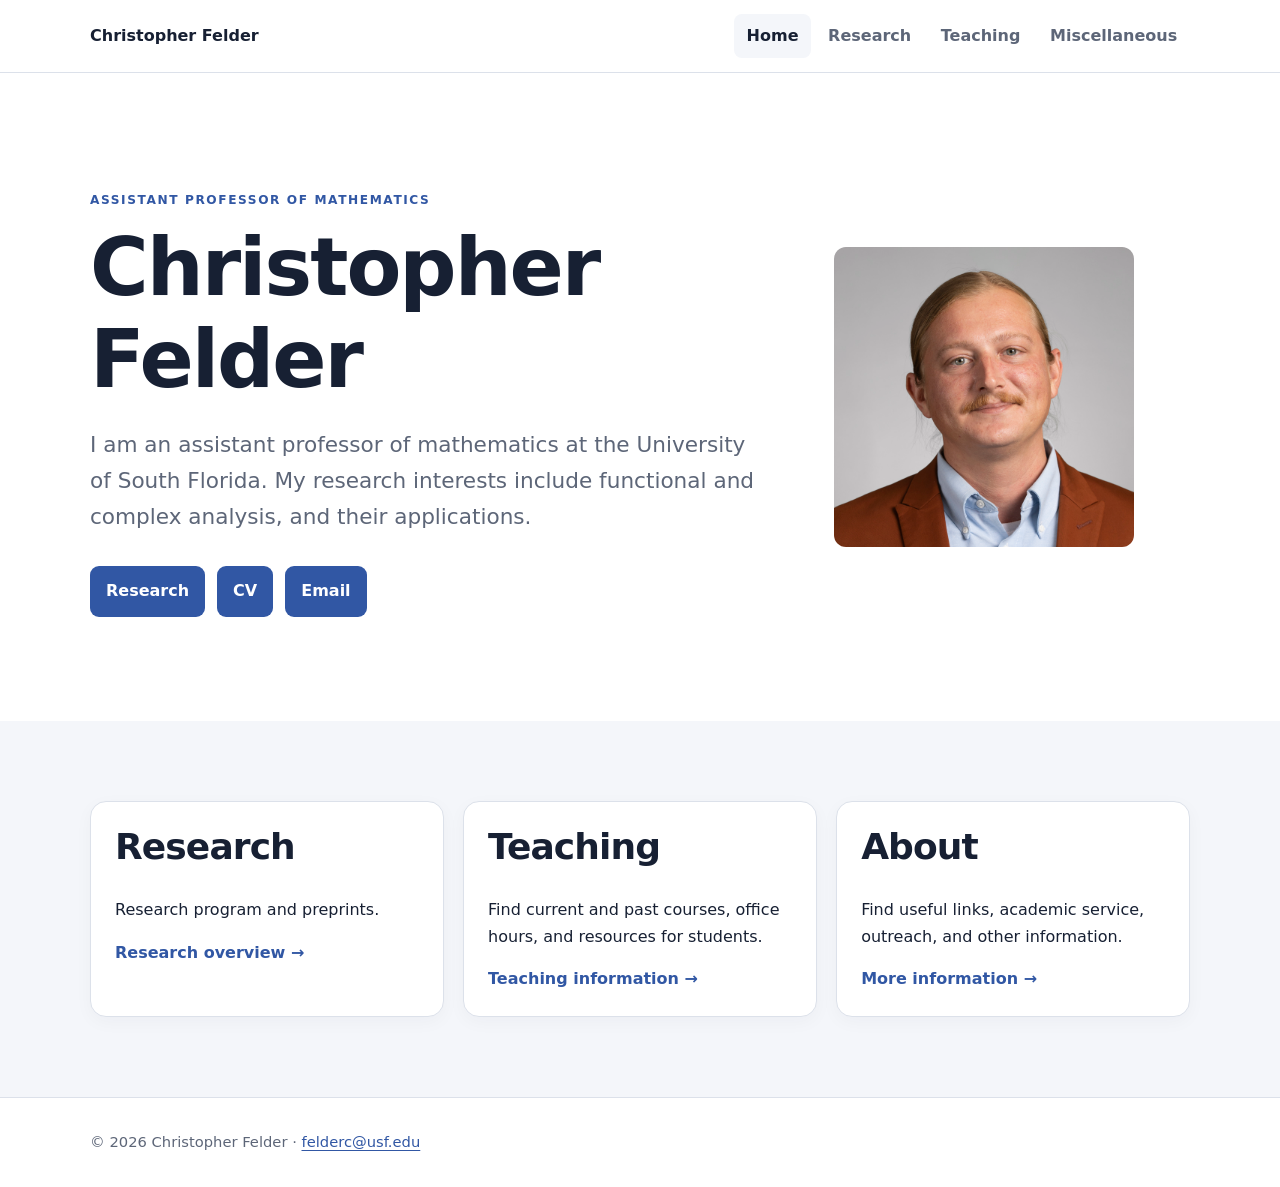
<file: index.html>
<!doctype html>
<html lang="en">
<head>
<meta charset="utf-8">
<meta name="viewport" content="width=device-width, initial-scale=1">
<meta name="description" content="Academic website of Christopher Felder, Assistant Professor of Mathematics.">
<title>Christopher Felder | Mathematics</title>
<link rel="stylesheet" href="styles.css">
<script src="main.js" defer>
</script>
</head>
<body>
<a class="skip-link" href="#main">Skip to content</a>
<header class="site-header">
<div class="container nav-wrap">
<a class="brand" href="index.html">Christopher Felder</a>
<button class="menu-toggle" aria-expanded="false" aria-controls="site-nav">Menu</button>
<nav id="site-nav" class="site-nav" aria-label="Primary navigation">
<a aria-current="page" href="index.html">Home</a>
<a href="research.html">Research</a>
<a href="teaching.html">Teaching</a>
<a href="misc.html">Miscellaneous</a>
</nav>
</div>
</header>
<main id="main">
<section class="hero container">
<div class="hero-copy">
<p class="eyebrow">Assistant Professor of Mathematics</p>
<h1>Christopher Felder</h1>
<p class="lead">I am an assistant professor of mathematics at the University of South Florida. My research interests include functional and complex analysis, and their applications.</p>
<div class="button-row">
<a class="button" href="research.html">Research</a>
<a class="button" href="CFelder_CV.pdf">CV</a>
<a class="button" href="mailto:felderc@usf.edu">Email</a>
</div>
</div>
<!--<div class="headshot-card" aria-label="Headshot placeholder">
<div class="headshot-placeholder" role="img" aria-label="Replace this placeholder with a professional headshot">CF</div>
<p>Replace with <code>headshot.jpg</code>
</p>
</div>-->
  <img class="headshot-placeholder" src="headshot.jpg" width="300" height="300" alt="Christopher Felder">
</section>
<section class="section alt">
<div class="container cards three">
<article class="card">
<h2>Research</h2>
<p>Research program and preprints.</p>
<a class="text-link" href="research.html">Research overview →</a>
</article>
<article class="card">
<h2>Teaching</h2>
<p>Find current and past courses, office hours, and resources for students.</p>
<a class="text-link" href="teaching.html">Teaching information →</a>
</article>
<article class="card">
<h2>About</h2>
<p>Find useful links, academic service, outreach, and other information.</p>
<a class="text-link" href="misc.html">More information →</a>
</article>
</div>
</section>
</main>
<footer class="site-footer">
<div class="container">© <span id="year">
</span> Christopher Felder · <a href="mailto:felderc@usf.edu">felderc@usf.edu</a>
</div>
</footer>
</body>
</html>
</file>
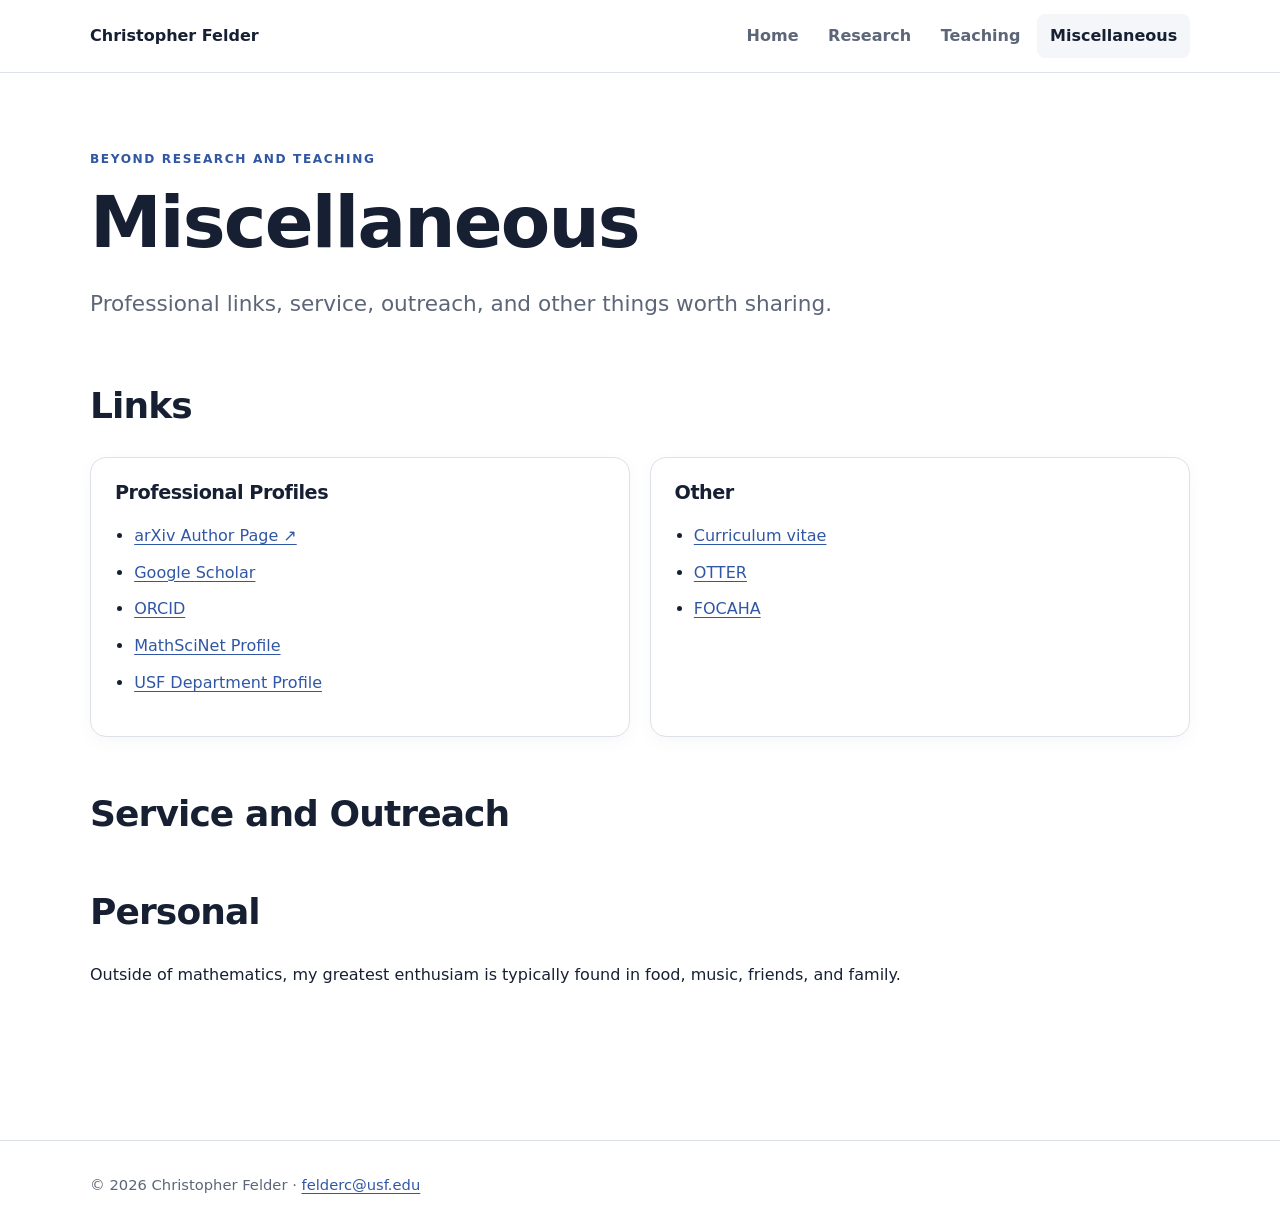
<file: misc.html>
<!doctype html>
<html lang="en">
<head>
<meta charset="utf-8">
<meta name="viewport" content="width=device-width, initial-scale=1">
<meta name="description" content="Links and additional information about Christopher Felder.">
<title>Miscellaneous | Christopher Felder</title>
<link rel="stylesheet" href="styles.css">
<script src="main.js" defer>
</script>
</head>
<body>
<a class="skip-link" href="#main">Skip to content</a>
<header class="site-header">
<div class="container nav-wrap">
<a class="brand" href="index.html">Christopher Felder</a>
<button class="menu-toggle" aria-expanded="false" aria-controls="site-nav">Menu</button>
<nav id="site-nav" class="site-nav" aria-label="Primary navigation">
<a href="index.html">Home</a>
<a href="research.html">Research</a>
<a href="teaching.html">Teaching</a>
<a aria-current="page" href="misc.html">Miscellaneous</a>
</nav>
</div>
</header>
<main id="main" class="container page">
<header class="page-header">
<p class="eyebrow">Beyond research and teaching</p>
<h1>Miscellaneous</h1>
<p class="lead">Professional links, service, outreach, and other things worth sharing.</p>
</header>
<section class="content-section">
<h2>Links</h2>
<div class="cards two">
<article class="card">
<h3>Professional Profiles</h3>
<ul class="link-list">
<li>
<a href="http://arxiv.org/a/felder_c_1" target="_blank" rel="noopener noreferrer">arXiv Author Page ↗</a>
</li>
<li>
<a href="https://scholar.google.com/citations?user=o6KPOoIAAAAJ&hl=en">Google Scholar</a>
</li>
<li>
<a href="https://orcid.org/0000-0002-0736-0987">ORCID</a>
</li>
<li>
<a href="https://mathscinet.ams.org/mathscinet/author?authorId=1502434">MathSciNet Profile</a>
</li>
<li>
<a href="https://www.usf.edu/arts-sciences/departments/mathematics-statistics/people/faculty/christopher-felder.aspx">USF Department Profile</a>
</li>
</ul>
</article>
<article class="card">
<h3>Other</h3>
<ul class="link-list">
<li>
<a href="CFelder_CV.pdf">Curriculum vitae</a>
</li>
<li>
<a href="https://ottermathtalks.github.io">OTTER</a>
</li>
<li>
<a href="https://sites.google.com/view/focaha/home">FOCAHA</a>
</li>
</ul>
</article>
</div>
</section>
<section class="content-section">
<h2>Service and Outreach</h2>
<p> </p>
</section>
<section class="content-section">
<h2>Personal</h2>
<p>Outside of mathematics, my greatest enthusiam is typically found in food, music, friends, and family.</p>
</section>
</main>
<footer class="site-footer">
<div class="container">© <span id="year">
</span> Christopher Felder · <a href="mailto:felderc@usf.edu">felderc@usf.edu</a>
</div>
</footer>
</body>
</html>
</file>
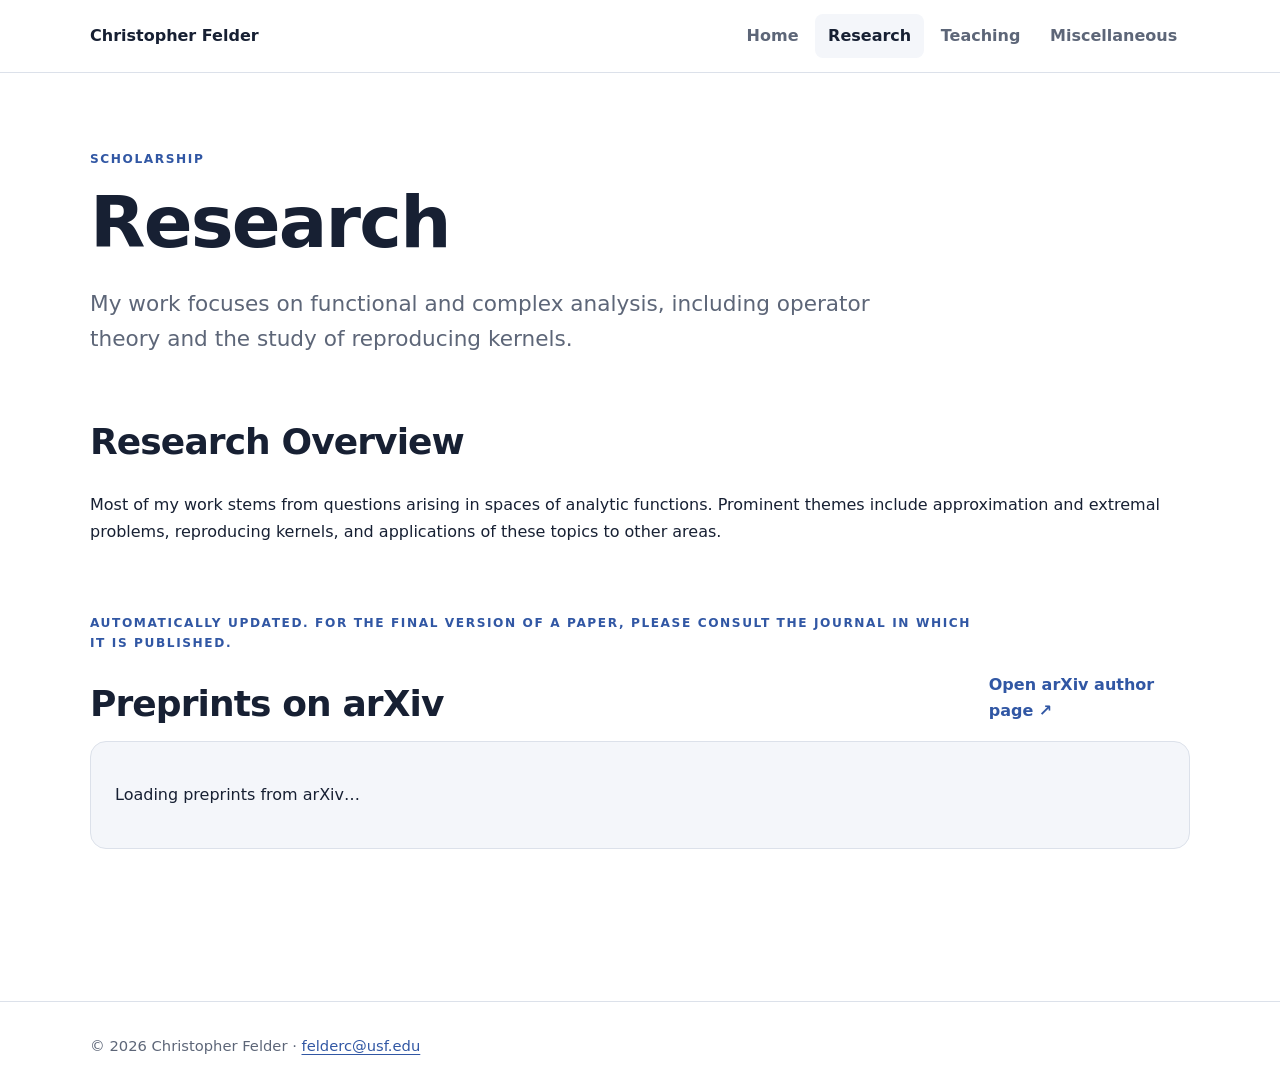
<file: research.html>
<!doctype html>
<html lang="en">
<head>
<meta charset="utf-8">
<meta name="viewport" content="width=device-width, initial-scale=1">
<meta name="description" content="Research and preprints by Christopher Felder.">
<title>Research | Christopher Felder</title>
<link rel="stylesheet" href="styles.css">
<script src="main.js" defer>
</script>
</head>
<body>
<a class="skip-link" href="#main">Skip to content</a>
<header class="site-header">
<div class="container nav-wrap">
<a class="brand" href="index.html">Christopher Felder</a>
<button class="menu-toggle" aria-expanded="false" aria-controls="site-nav">Menu</button>
<nav id="site-nav" class="site-nav" aria-label="Primary navigation">
<a href="index.html">Home</a>
<a aria-current="page" href="research.html">Research</a>
<a href="teaching.html">Teaching</a>
<a href="misc.html">Miscellaneous</a>
</nav>
</div>
</header>
<main id="main" class="container page">
<header class="page-header">
<p class="eyebrow">Scholarship</p>
<h1>Research</h1>
<p class="lead">My work focuses on functional and complex analysis, including operator theory and the study of reproducing kernels.</p>
</header>
<section class="content-section">
<h2>Research Overview</h2>
<p>Most of my work stems from questions arising in spaces of analytic functions. Prominent themes include approximation and extremal problems, reproducing kernels, and applications of these topics to other areas.</p>
</section>
<!--<section class="content-section">
<h2>Current projects</h2>
<div class="cards two">
<article class="card">
<h3>Project title</h3>
<p>A short description of the project, collaborators, and status.</p>
</article>
<article class="card">
<h3>Project title</h3>
<p>A short description of the project, collaborators, and status.</p>
</article>
</div>
</section>-->
<section class="content-section">
<div class="section-heading">
<div>
<p class="eyebrow">Automatically updated. For the final version of a paper, please consult the journal in which it is published.</p>
<h2>Preprints on arXiv</h2>
</div>
<a class="text-link" href="http://arxiv.org/a/felder_c_1" target="_blank" rel="noopener noreferrer">Open arXiv author page ↗</a>
</div>
<div id="arxivfeed" class="arxiv-feed">
<p>Loading preprints from arXiv…</p>
<noscript>Please enable JavaScript or use the arXiv author-page link above.</noscript>
</div>
</section>
</main>
<script>var arxiv_authorid = "felder_c_1";</script>
<script src="https://arxiv.org/js/myarticles.js">
</script>
<footer class="site-footer">
<div class="container">© <span id="year">
</span> Christopher Felder · <a href="mailto:felderc@usf.edu">felderc@usf.edu</a>
</div>
</footer>
</body>
</html>
</file>
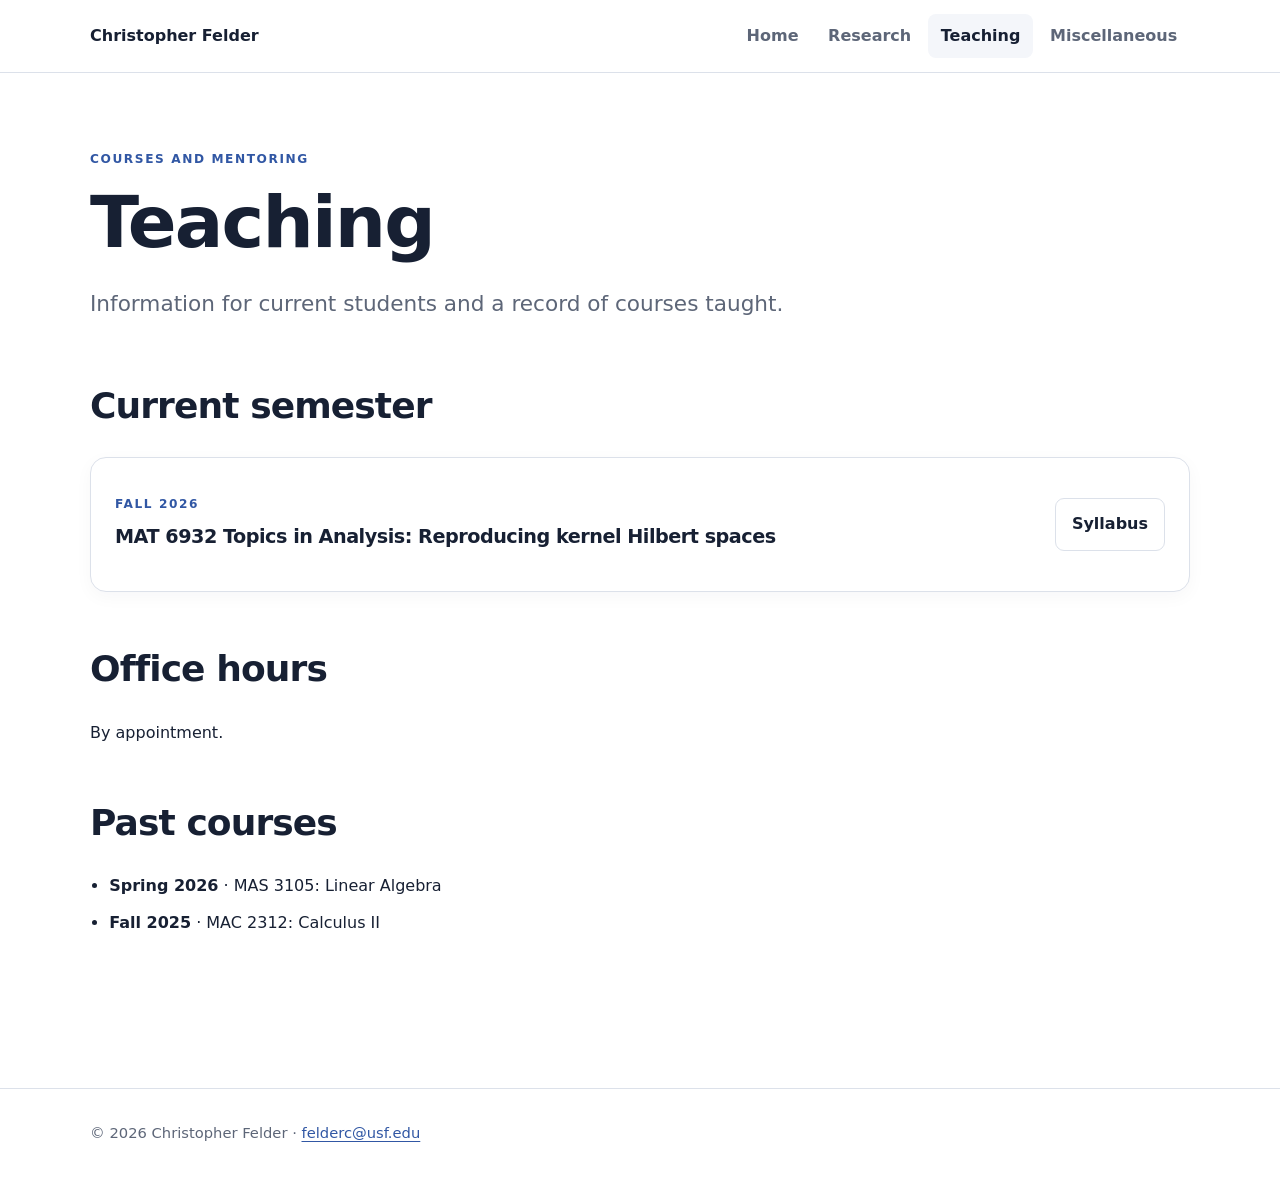
<file: teaching.html>
<!doctype html>
<html lang="en">
<head>
<meta charset="utf-8">
<meta name="viewport" content="width=device-width, initial-scale=1">
<meta name="description" content="Teaching information for Christopher Felder.">
<title>Teaching | Christopher Felder</title>
<link rel="stylesheet" href="styles.css">
<script src="main.js" defer>
</script>
</head>
<body>
<a class="skip-link" href="#main">Skip to content</a>
<header class="site-header">
<div class="container nav-wrap">
<a class="brand" href="index.html">Christopher Felder</a>
<button class="menu-toggle" aria-expanded="false" aria-controls="site-nav">Menu</button>
<nav id="site-nav" class="site-nav" aria-label="Primary navigation">
<a href="index.html">Home</a>
<a href="research.html">Research</a>
<a aria-current="page" href="teaching.html">Teaching</a>
<a href="misc.html">Miscellaneous</a>
</nav>
</div>
</header>
<main id="main" class="container page">
<header class="page-header">
<p class="eyebrow">Courses and mentoring</p>
<h1>Teaching</h1>
<p class="lead">Information for current students and a record of courses taught.</p>
</header>
<section class="content-section">
<h2>Current semester</h2>
<article class="card course">
<div>
<p class="eyebrow">Fall 2026</p>
<h3>MAT 6932
Topics in Analysis: Reproducing kernel Hilbert spaces</h3>
<!--<p>Meeting time · Room · Course website</p>-->
</div>
<a class="button secondary" href="MAT_6932_Syllabus.pdf">Syllabus</a>
</article>
</section>
<section class="content-section">
<h2>Office hours</h2>
<p>By appointment.</p>
</section>
<section class="content-section">
<h2>Past courses</h2>
<ul class="clean-list">
<li>
<strong>Spring 2026</strong> · MAS 3105: Linear Algebra</li>
<li>
<strong>Fall 2025</strong> · MAC 2312: Calculus II</li>
</ul>
</section>
</main>
<footer class="site-footer">
<div class="container">© <span id="year">
</span> Christopher Felder · <a href="mailto:felderc@usf.edu">felderc@usf.edu</a>
</div>
</footer>
</body>
</html>
</file>
<file: styles.css>
:root {
  --ink:#172033;
  --muted:#5d6678;
  --paper:#fff;
  --soft:#f4f6fa;
  --line:#dce1ea;
  --accent:#3157a4;
  --accent-dark:#203d79;
  --max:1100px;
  --radius:16px;
  --shadow:0 14px 40px rgba(23,
  32,
  51,
  .08)
}
* {
  box-sizing:border-box
}
html {
  scroll-behavior:smooth
}
body {
  margin:0;
  color:var(--ink);
  background:var(--paper);
  font:16px/1.65 system-ui,
  -apple-system,
  BlinkMacSystemFont,
  "Segoe UI",
  sans-serif
}
a {
  color:var(--accent);
  text-underline-offset:3px
}
a:hover {
  color:var(--accent-dark)
}
h1,
h2,
h3 {
  line-height:1.15;
  letter-spacing:-.025em
}
h1 {
  font-size:clamp(2.5rem,
  7vw,
  5rem);
  margin:.1em 0 .25em
}
h2 {
  font-size:clamp(1.55rem,
  3vw,
  2.25rem)
}
h3 {
  font-size:1.2rem
}
.container {
  width:min(calc(100% - 2rem),
  var(--max));
  margin-inline:auto
}
.skip-link {
  position:absolute;
  left:-9999px
}
.skip-link:focus {
  left:1rem;
  top:1rem;
  z-index:99;
  background:#fff;
  padding:.7rem 1rem;
  border-radius:8px
}
.site-header {
  position:sticky;
  top:0;
  z-index:20;
  background:rgba(255,
  255,
  255,
  .92);
  border-bottom:1px solid var(--line);
  backdrop-filter:blur(12px)
}
.nav-wrap {
  min-height:72px;
  display:flex;
  align-items:center;
  justify-content:space-between;
  gap:2rem
}
.brand {
  font-weight:750;
  color:var(--ink);
  text-decoration:none
}
.site-nav {
  display:flex;
  gap:.25rem
}
.site-nav a {
  color:var(--muted);
  font-weight:650;
  text-decoration:none;
  padding:.55rem .8rem;
  border-radius:8px
}
.site-nav a:hover,
.site-nav a[aria-current=page] {
  color:var(--ink);
  background:var(--soft)
}
.menu-toggle {
  display:none;
  border:1px solid var(--line);
  background:#fff;
  padding:.55rem .8rem;
  border-radius:8px;
  font:inherit
}
.hero {
  min-height:72vh;
  display:grid;
  grid-template-columns:1.5fr .8fr;
  align-items:center;
  gap:clamp(2rem,
  6vw,
  6rem);
  padding-block:6rem
}
.lead {
  font-size:clamp(1.1rem,
  2vw,
  1.35rem);
  color:var(--muted);
  max-width:66ch
}
.eyebrow {
  text-transform:uppercase;
  letter-spacing:.13em;
  font-size:.76rem;
  font-weight:800;
  color:var(--accent)
}
.button-row {
  display:flex;
  gap:.75rem;
  flex-wrap:wrap;
  margin-top:2rem
}
.button {
  display:inline-block;
  background:var(--accent);
  color:#fff;
  text-decoration:none;
  padding:.75rem 1rem;
  border-radius:9px;
  font-weight:700
}
.button:hover {
  background:var(--accent-dark);
  color:#fff
}
.button.secondary {
  background:#fff;
  color:var(--ink);
  border:1px solid var(--line)
}
.headshot-card {
  background:var(--soft);
  padding:1rem;
  border-radius:var(--radius);
  box-shadow:var(--shadow);
  text-align:center;
  color:var(--muted)
}
.headshot-placeholder {
  aspect-ratio:4/5;
  display:grid;
  place-items:center;
  border-radius:12px;
  background:linear-gradient(145deg,
  #dfe5f1,
  #eef1f7);
  color:#7c879a;
  font-size:4rem;
  font-weight:800
}
.alt {
  background:var(--soft)
}
.section {
  padding-block:5rem
}
.cards {
  display:grid;
  gap:1.2rem
}
.cards.three {
  grid-template-columns:repeat(3,
  1fr)
}
.cards.two {
  grid-template-columns:repeat(2,
  1fr)
}
.card {
  background:#fff;
  border:1px solid var(--line);
  border-radius:var(--radius);
  padding:1.5rem;
  box-shadow:0 5px 18px rgba(23,
  32,
  51,
  .035)
}
.card h2,
.card h3 {
  margin-top:0
}
.text-link {
  font-weight:750;
  text-decoration:none
}
.site-footer {
  border-top:1px solid var(--line);
  color:var(--muted);
  padding-block:2rem;
  font-size:.92rem
}
.page {
  padding-block:4rem 6rem
}
.page-header {
  max-width:800px;
  margin-bottom:4rem
}
.page-header h1 {
  font-size:clamp(2.5rem,
  6vw,
  4.5rem)
}
.content-section {
  margin-block:3.5rem
}
.section-heading {
  display:flex;
  justify-content:space-between;
  align-items:end;
  gap:1rem;
  margin-bottom:1rem
}
.section-heading h2,
.section-heading p {
  margin-bottom:0
}
.arxiv-feed {
  border:1px solid var(--line);
  border-radius:var(--radius);
  padding:1.5rem;
  background:var(--soft);
  overflow-wrap:anywhere
}
.arxiv-feed .arxivfeed {
  margin:0 0 1rem!important;
  width:auto!important
}
.arxiv-feed .arxivfeed:last-child {
  margin-bottom:0!important
}
.course {
  display:flex;
  justify-content:space-between;
  align-items:center;
  gap:2rem
}
.clean-list,
.link-list {
  padding-left:1.2rem
}
.clean-list li,
.link-list li {
  margin:.65rem 0
}
@media(max-width:720px) {
  .menu-toggle {
    display:block
  }
  .site-nav {
    display:none;
    position:absolute;
    top:72px;
    left:0;
    right:0;
    flex-direction:column;
    background:#fff;
    border-bottom:1px solid var(--line);
    padding:1rem
  }
  .site-nav.open {
    display:flex
  }
  .hero {
    grid-template-columns:1fr;
    padding-block:3rem
  }
  .headshot-card {
    max-width:340px
  }
  .cards.three,
  .cards.two {
    grid-template-columns:1fr
  }
  .section-heading,
  .course {
    align-items:flex-start;
    flex-direction:column
  }
  .page {
    padding-top:3rem
  }

}
@media(prefers-reduced-motion:reduce) {
  html {
    scroll-behavior:auto
  }

}
</file>
